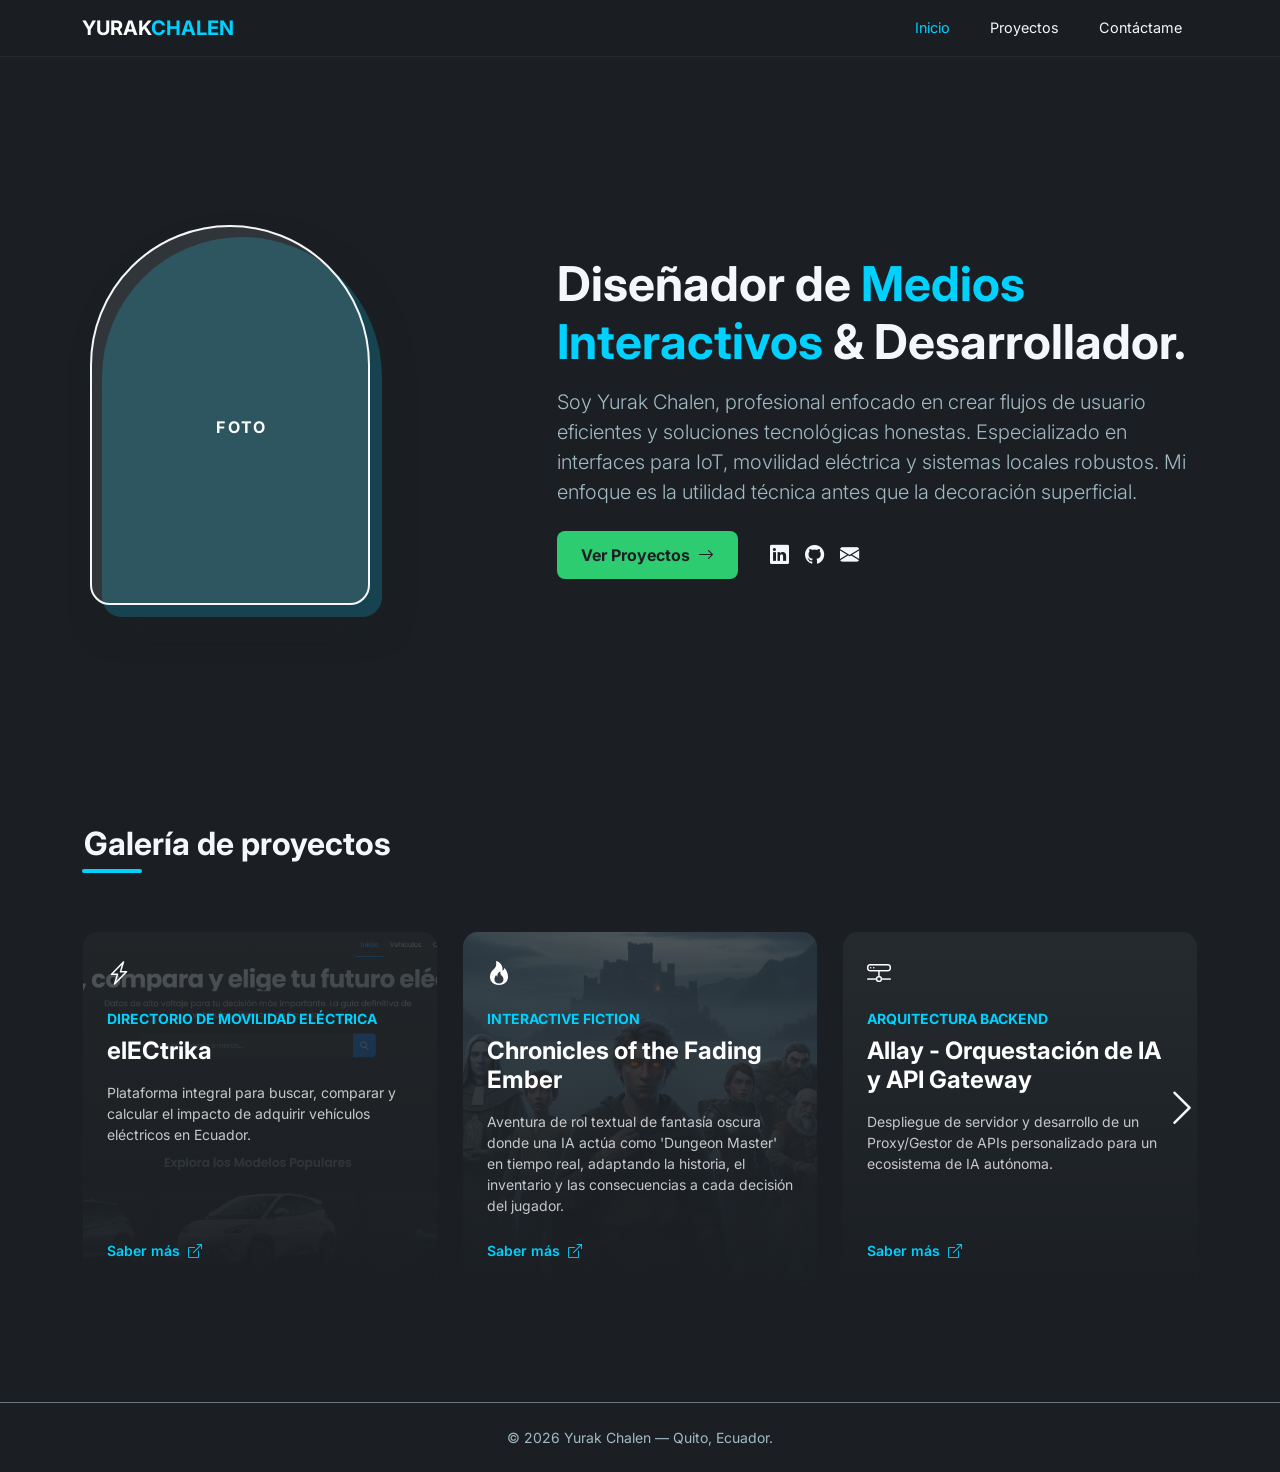
<file: index.html>
<!DOCTYPE html>
<html lang="es">

<head>
    <meta charset="UTF-8">
    <meta name="viewport" content="width=device-width, initial-scale=1.0">
    <title>Yurak Chalen | Portafolio</title>

    <link href="https://cdn.jsdelivr.net/npm/bootstrap@5.3.0/dist/css/bootstrap.min.css" rel="stylesheet">
    <link href="https://fonts.googleapis.com/css2?family=Inter:wght@300;400;600;700&display=swap" rel="stylesheet">
    <link rel="stylesheet" href="https://cdn.jsdelivr.net/npm/bootstrap-icons@1.11.0/font/bootstrap-icons.css">

    <link rel="stylesheet" href="style.css">
</head>

<body>

    <nav class="navbar navbar-expand-lg navbar-dark sticky-top">
        <div class="container">
            <a class="navbar-brand fw-bold" href="index.html">YURAK<span class="text-accent-blue">CHALEN</span></a>

            <button class="navbar-toggler border-0" type="button" data-bs-toggle="collapse" data-bs-target="#navbarNav"
                aria-label="Menu">
                <span class="navbar-toggler-icon"></span>
            </button>

            <div class="collapse navbar-collapse" id="navbarNav">
                <ul class="navbar-nav ms-auto gap-2">
                    <li class="nav-item"><a class="nav-link px-3 active text-accent-blue" href="index.html">Inicio</a>
                    </li>
                    <li class="nav-item"><a class="nav-link px-3" href="proyectos.html">Proyectos</a></li>
                    <li class="nav-item"><a class="nav-link px-3" href="contacto.html">Contáctame</a></li>
                </ul>
            </div>
        </div>
    </nav>

    <section id="inicio" class="hero-section d-flex align-items-center">
        <div class="container">
            <div class="row align-items-center gy-5">

                <div class="col-12 col-md-5 d-flex justify-content-center justify-content-md-start order-2 order-md-1">
                    <div class="hero-image-container">
                        <div class="hero-image-placeholder">
                            <span class="text-white fw-bold tracking-widest">FOTO</span>
                        </div>
                    </div>
                </div>

                <div class="col-12 col-md-7 order-1 order-md-2 text-center text-md-start">
                    <h1 class="display-5 fw-bold mb-3">
                        Diseñador de <span class="text-accent-blue">Medios

                            <span class="interactivos-game" role="img" aria-label="Interactivos">
                                <span aria-hidden="true">
                                    <span class="player-I">I</span><span class="crowd">nteract</span><span
                                        class="player-i">ı<span class="the-ball"></span></span>vos
                                </span>
                            </span></span> & Desarrollador.
                    </h1>

                    <p class="lead text-muted-custom mb-4 lead-interactive">
                        Soy Yurak Chalen, profesional enfocado en crear flujos de usuario eficientes y soluciones
                        tecnológicas honestas. Especializado en interfaces para IoT, movilidad eléctrica y sistemas
                        locales robustos. Mi enfoque es la utilidad técnica antes que la decoración superficial.
                    </p>

                    <div
                        class="d-flex flex-wrap justify-content-center justify-content-md-start gap-3 align-items-center">
                        <a href="proyectos.html" class="btn btn-accent-green">
                            Ver Proyectos <i class="bi bi-arrow-right ms-2"></i>
                        </a>
                        <div class="social-icons d-flex gap-3 ms-md-3">
                            <a href="https://www.linkedin.com/in/yurakc" target="_blank" aria-label="LinkedIn"><i
                                    class="bi bi-linkedin"></i></a>
                            <a href="https://github.com/YurakCh" target="_blank" aria-label="GitHub"><i
                                    class="bi bi-github"></i></a>
                            <a href="mailto:yurakchalenp@gmail.com" aria-label="Email"><i
                                    class="bi bi-envelope-fill"></i></a>
                        </div>
                    </div>
                </div>
            </div>
        </div>
    </section>

    <section id="proyectos" class="projects-section py-5">
        <div class="container">
            <h2 class="section-title mb-5">Galería de proyectos</h2>

            <div class="carousel-container">
                <button class="carousel-arrow next-arrow" id="btn-carousel-next" aria-label="Siguiente Proyecto">
                    <i class="bi bi-chevron-right"></i>
                </button>

                <div class="carousel-track" id="projectTrack">
                    <!-- Los proyectos se cargan dinámicamente desde proyectos.json mediante JS -->
                </div>
            </div>
        </div>
    </section>

    <footer class="py-4 text-center border-top border-secondary mt-5">
        <div class="container text-muted-custom small">
            © 2026 Yurak Chalen — Quito, Ecuador.
        </div>
    </footer>

    <script src="https://cdn.jsdelivr.net/npm/bootstrap@5.3.0/dist/js/bootstrap.bundle.min.js"></script>
    <script src="script.js?v=2.0"></script>
</body>

</html>
</file>
<file: style.css>
/* --- Variables Globales --- */
:root {
    /* Paleta Principal */
    --bg-dark: #1B1F23;
    --card-bg: #252a2e;
    --text-light: #F5F7FA;
    --text-muted: #A3BAC3;
    --white-pure: #ffffff;

    /* Acentos */
    --accent-blue: #00D1FF;
    --accent-green: #2ECC71;

    /* Terminal */
    --terminal-bg: #0c0c0c;
    --terminal-header: #1f1f1f;
    --terminal-border: #333333;

    /* Motion (Manual de Estilo V1.0) */
    --mechanical-curve: cubic-bezier(0.7, 0, 0.3, 1);
}

body {
    background-color: var(--bg-dark);
    color: var(--text-light);
    font-family: 'Inter', sans-serif;
    overflow-x: hidden;
    margin: 0;
}

/* --- Utilidades de Texto --- */
.text-accent-blue {
    color: var(--accent-blue);
}

.text-muted-custom {
    color: var(--text-muted);
}

.tracking-widest {
    letter-spacing: 0.15em;
}

/* Texto Interactivo (Glow) */
.lead-interactive {
    color: var(--text-muted);
    transition: color 0.3s var(--mechanical-curve), text-shadow 0.3s var(--mechanical-curve);
    cursor: default;
}

.lead-interactive:hover {
    color: var(--white-pure);
    text-shadow: 0 0 10px color-mix(in srgb, var(--white-pure), transparent 70%);
}

/* --- UI: Navbar --- */
.navbar {
    background-color: color-mix(in srgb, var(--bg-dark), transparent 5%);
    backdrop-filter: blur(10px);
    border-bottom: 1px solid color-mix(in srgb, var(--text-light), transparent 95%);
    z-index: 100 !important;
    /* Capa superior de navegación */
}

.nav-link {
    color: var(--text-light) !important;
    font-size: 0.9rem;
    transition: color 0.3s var(--mechanical-curve);
}

.nav-link:hover,
.nav-link.active {
    color: var(--accent-blue) !important;
}

/* --- UI: Botones --- */
.btn-accent-green {
    background-color: var(--accent-green) !important;
    color: var(--bg-dark) !important;
    border: none;
    border-radius: 8px;
    font-weight: 700;
    padding: 12px 24px;
    display: inline-flex;
    align-items: center;
    justify-content: center;
    text-decoration: none;
    transition: all 0.3s var(--mechanical-curve);
    position: relative;
    z-index: 1;
}

.btn-accent-green:hover {
    transform: translateY(-3px);
    color: var(--text-light) !important;
    box-shadow: 0 10px 40px -5px color-mix(in srgb, var(--accent-green), transparent 60%),
        0 0 15px color-mix(in srgb, var(--accent-green), transparent 85%);
}

.btn-accent-green:active {
    transform: translateY(-1px);
    box-shadow: 0 0 15px color-mix(in srgb, var(--accent-green), transparent 40%);
}

/* Launcher Compacto (Píldora) */
.terminal-trigger.compact {
    background: color-mix(in srgb, var(--bg-dark), transparent 40%);
    border: 1px solid color-mix(in srgb, var(--white-pure), transparent 85%);
    border-radius: 50px;
    padding: 8px 16px;
    display: inline-flex;
    align-items: center;
    cursor: pointer;
    transition: all 0.3s var(--mechanical-curve);
    backdrop-filter: blur(5px);
}

.terminal-trigger.compact:hover {
    background: color-mix(in srgb, var(--white-pure), transparent 90%);
    border-color: var(--accent-green);
    transform: translateY(-2px);
    box-shadow: 0 5px 15px color-mix(in srgb, var(--bg-dark), transparent 20%);
}

.trigger-icon-box.small-box {
    display: flex;
    align-items: center;
    justify-content: center;
    line-height: 0;
}

/* Iconos Sociales */
.social-icons a {
    color: var(--text-light);
    font-size: 1.2rem;
    transition: all 0.3s var(--mechanical-curve);
    display: inline-block;
}

.social-icons a:hover {
    color: var(--accent-blue);
    filter: drop-shadow(0 0 8px color-mix(in srgb, var(--accent-blue), transparent 40%));
    transform: translateY(-2px);
}

/* --- Sección Hero (Index) --- */
.hero-section {
    min-height: 80vh;
    padding: 80px 0;
}

.hero-section h1 {
    transition: all 0.3s ease-out;
    cursor: default;
    display: inline-block;
}

.hero-section h1:hover {
    transform: translateY(-3px);
    color: var(--white-pure);
    text-shadow: 0 0 10px color-mix(in srgb, var(--accent-blue), transparent 30%),
        0 0 20px color-mix(in srgb, var(--accent-blue), transparent 60%);
}

.hero-image-container {
    position: relative;
    width: 280px;
    height: 380px;
    margin-top: 20px;
    margin-left: 20px;
    transition: transform 0.4s var(--mechanical-curve),
        filter 0.4s var(--mechanical-curve);
    cursor: pointer;
}

/* Borde Cristal (Capa Superior) */
.hero-image-container::before {
    content: '';
    position: absolute;
    top: -12px;
    left: -12px;
    width: 100%;
    height: 100%;
    border: 2px solid var(--text-light);
    border-radius: 140px 140px 20px 20px;
    background-color: color-mix(in srgb, var(--text-light), transparent 90%);
    z-index: 2;
    pointer-events: none;
}

/* Placeholder (Capa Inferior) */
.hero-image-placeholder {
    width: 100%;
    height: 100%;
    background-color: color-mix(in srgb, var(--accent-blue), var(--bg-dark) 80%);
    border-radius: 140px 140px 20px 20px;
    position: relative;
    z-index: 1;
    box-shadow: 0 10px 30px color-mix(in srgb, var(--bg-dark), transparent 20%);
    display: flex;
    align-items: center;
    justify-content: center;
}

.hero-image-container:hover {
    transform: translateY(-8px) scale(1.01);
    filter: drop-shadow(0 0 25px color-mix(in srgb, var(--accent-blue), transparent 55%));
}

/* --- Animaciones Juego --- */
.interactivos-game {
    position: relative;
    display: inline-flex;
    align-items: baseline;
    cursor: pointer;
}

.player-i,
.player-I,
.crowd {
    position: relative;
    display: inline-block;
}

.crowd {
    transform-origin: bottom;
    transition: transform 0.2s var(--mechanical-curve);
}

.the-ball {
    position: absolute;
    width: 0.15em;
    height: 0.15em;
    background-color: var(--accent-blue);
    border-radius: 50%;
    top: 0.185em;
    left: 0.06em;
    opacity: 1;
    z-index: 10;
    transition: box-shadow 0.3s var(--mechanical-curve);
}

.the-ball.is-playing {
    animation: ball-ping-pong 1.5s ease-in-out forwards;
    animation-iteration-count: 2;
    box-shadow: 0 0 8px var(--accent-blue);
}

.crowd.is-playing {
    animation: duck-dodge 1.5s infinite ease-in-out;
}

.player-I.is-playing {
    animation: header-I 1.5s infinite;
}

.player-i.is-playing {
    animation: header-i 1.5s infinite;
}

@keyframes ball-ping-pong {
    0% {
        transform: translate(0, 0);
        animation-timing-function: ease-out;
    }

    25% {
        transform: translate(-2.6em, -1.5em);
        animation-timing-function: ease-in;
    }

    50% {
        transform: translate(-3.73em, -0.1em);
        animation-timing-function: ease-out;
    }

    75% {
        transform: translate(-2.6em, -1.8em);
        animation-timing-function: ease-in;
    }

    100% {
        transform: translate(0, 0);
    }
}

@keyframes duck-dodge {

    0%,
    45%,
    55%,
    100% {
        transform: translateY(0) scaleY(1);
    }

    20%,
    30%,
    70%,
    80% {
        transform: translateY(3px) scaleY(0.85);
    }
}

@keyframes header-I {

    0%,
    48%,
    52%,
    100% {
        transform: scaleY(1);
    }

    50% {
        transform: scaleY(0.8) translateY(4px);
    }
}

@keyframes header-i {

    0%,
    98%,
    2% {
        transform: scaleY(0.8) translateY(4px);
    }

    5%,
    95% {
        transform: scaleY(1);
    }
}

/* --- Proyectos & Carrusel --- */
.section-title {
    font-weight: 700;
    position: relative;
    display: inline-block;
    margin-right: 5px;
    padding: 0 2px;
}

.section-title::after,
.section-title::before {
    content: '';
    position: absolute;
    background-color: var(--accent-blue);
    border-radius: 2px;
    z-index: 2;
}

.section-title::after {
    bottom: -10px;
    left: 0;
    width: 60px;
    height: 4px;
}

.section-title::before {
    width: 4px;
    height: 40px;
    opacity: 0;
}

.section-title:hover::after {
    animation: trace-horizontal-snap 0.5s var(--mechanical-curve) forwards;
}

.section-title:hover::before {
    animation: trace-vertical-snap 0.5s var(--mechanical-curve) forwards;
}

.project-card {
    background-color: var(--card-bg);
    border-radius: 16px;
    height: 100%;
    border: 1px solid color-mix(in srgb, var(--bg-dark), transparent 20%);
    transition: all 0.3s var(--mechanical-curve);
    cursor: pointer;
    display: flex;
    flex-direction: column;
    text-decoration: none;
    color: var(--text-light);
    position: relative;
    overflow: hidden;
}

.project-card-bg {
    position: absolute;
    inset: 0;
    background-size: cover;
    background-position: center;
    opacity: 0.25;
    transition: all 0.5s var(--mechanical-curve);
    z-index: 0;
}

.project-card-overlay {
    position: absolute;
    inset: 0;
    background: linear-gradient(180deg, transparent 0%, var(--bg-dark) 100%);
    z-index: 1;
}

.project-card-content {
    position: relative;
    z-index: 2;
    display: flex;
    flex-direction: column;
    height: 100%;
}

.project-card:hover {
    transform: translateY(-8px);
    border-color: var(--accent-blue);
    box-shadow: 0 0 25px color-mix(in srgb, var(--accent-blue), transparent 70%);
    background: linear-gradient(145deg, color-mix(in srgb, var(--card-bg), var(--white-pure) 5%), var(--bg-dark));
}

.project-card:hover .project-card-bg {
    opacity: 0.1;
    transform: scale(1.05);
}

.icon-box {
    color: var(--accent-blue);
    font-size: 1.5rem;
    transition: transform 0.3s var(--mechanical-curve);
}

.project-card:hover .icon-box {
    filter: drop-shadow(0 0 8px color-mix(in srgb, var(--accent-blue), transparent 40%));
    transform: scale(1.1);
}

.carousel-container {
    position: relative;
    width: 100%;
    overflow: hidden;
    padding: 20px 0;
}

.carousel-track {
    display: flex;
    gap: 24px;
    transition: transform 0.6s var(--mechanical-curve);
}

.project-item {
    flex: 0 0 calc(33.333% - 16px);
    min-width: 300px;
}

.carousel-arrow {
    position: absolute;
    right: -10px;
    top: 50%;
    transform: translateY(-50%);
    z-index: 100;
    background: none;
    border: none;
    color: var(--text-light);
    font-size: 2.5rem;
    transition: all 0.3s var(--mechanical-curve);
    cursor: pointer;
}

.carousel-arrow:hover {
    color: var(--accent-green);
    filter: drop-shadow(0 0 15px var(--accent-blue));
    transform: translateY(-50%) scale(1.2);
}

@keyframes trace-horizontal-snap {
    0% {
        left: 0;
        bottom: -10px;
        opacity: 1;
    }

    25% {
        left: calc(100% - 60px);
        bottom: -10px;
        opacity: 1;
    }

    26%,
    49% {
        opacity: 0;
    }

    50% {
        left: calc(100% - 60px);
        bottom: 110%;
        opacity: 1;
    }

    75% {
        left: 0;
        bottom: 110%;
        opacity: 1;
    }

    97% {
        opacity: 0;
        left: 0;
        bottom: -10px;
    }

    100% {
        opacity: 1;
        left: 0;
        bottom: -10px;
    }
}

@keyframes trace-vertical-snap {

    0%,
    24% {
        opacity: 0;
    }

    25% {
        left: calc(100% - 4px);
        bottom: -10px;
        height: 40px;
        opacity: 1;
    }

    50% {
        left: calc(100% - 4px);
        bottom: calc(110% - 40px);
        opacity: 1;
    }

    51%,
    74% {
        opacity: 0;
    }

    75% {
        left: 0;
        bottom: calc(110% - 40px);
        height: 40px;
        opacity: 1;
    }

    98% {
        left: 0;
        bottom: -10px;
        opacity: 1;
    }

    100% {
        left: 0;
        bottom: -10px;
        opacity: 0;
    }
}

/* --- Contacto: Layout & Cards --- */
.info-card {
    background: var(--card-bg);
    padding: 1rem;
    border-radius: 12px;
    display: flex;
    align-items: center;
    gap: 1rem;
    border: 1px solid color-mix(in srgb, var(--card-bg), var(--white-pure) 10%);
    transition: all 0.3s var(--mechanical-curve);
    text-decoration: none;
    color: var(--text-light);
}

.info-card:hover {
    border-color: var(--accent-blue);
    background: color-mix(in srgb, var(--card-bg), var(--white-pure) 5%);
    transform: translateX(5px);
}

.info-card i {
    color: var(--accent-blue);
    font-size: 1.5rem;
}

.info-card p {
    margin: 0;
    font-size: 0.85rem;
    color: var(--text-muted);
}

/* Layout Stack (CV Switcher) */
.view-stack {
    display: grid;
    grid-template-areas: "stack";
    align-items: center;
    min-height: 550px;
}

.view-stack>* {
    grid-area: stack;
    transition: all 0.6s var(--mechanical-curve);
}

.view-intro {
    opacity: 1;
    transform: translateY(0);
    pointer-events: auto;
    z-index: 10;
}

.view-intro.hidden {
    opacity: 0;
    transform: translateY(-50px);
    pointer-events: none;
}

.view-pdf {
    opacity: 0;
    transform: translateY(50px);
    pointer-events: none;
    z-index: 20;
}

.view-pdf.active {
    opacity: 1;
    transform: translateY(0);
    pointer-events: auto;
}

/* Modo Expandido (Derecha) */
.cv-expanded-mode {
    height: 650px !important;
    border: 1px solid var(--accent-blue);
    box-shadow: 0 0 30px color-mix(in srgb, var(--bg-dark), transparent 50%);
}

#expanded-cv-container [data-action="toggle-cv"] {
    display: none !important;
}

/* Z-Index & Interaction Utilities */
.z-top {
    z-index: 100 !important;
    pointer-events: auto !important;
}

.z-low {
    z-index: 0 !important;
    pointer-events: none !important;
}

/* --- Terminal / PowerShell --- */
.terminal-win-container {
    background: var(--terminal-bg);
    border: 1px solid var(--terminal-border);
    border-radius: 8px;
    box-shadow: 0 30px 60px color-mix(in srgb, var(--bg-dark), transparent 30%);
    height: 500px;
    width: 100%;
    display: flex;
    flex-direction: column;
    position: relative;
    overflow: visible;
}

.terminal-win-container.maximized {
    position: fixed;
    top: 0;
    left: 0;
    width: 100vw;
    height: 100vh;
    z-index: 9999;
    /* Manual de estilo: Ventana maximizada */
    border-radius: 0;
}

.terminal-win-container.hidden {
    display: none;
}

/* Header Terminal */
.terminal-win-header {
    background: var(--terminal-header);
    height: 40px;
    display: flex;
    align-items: flex-end;
    padding: 0;
    border-bottom: 1px solid var(--terminal-bg);
    user-select: none;
    border-radius: 8px 8px 0 0;
}

/* Pestañas */
.win-tabs-scroll-area {
    flex: 0 1 auto;
    display: flex;
    align-items: flex-end;
    overflow-x: auto;
    overflow-y: hidden;
    padding-left: 8px;
    height: 100%;
    scrollbar-width: none;
    margin-right: 4px;
}

.win-tabs-scroll-area::-webkit-scrollbar {
    display: none;
}

#actionsContainer {
    flex-shrink: 0;
}

.win-tab {
    flex: 0 1 220px;
    min-width: 60px;
    height: 32px;
    background: var(--terminal-header);
    border: 1px solid var(--terminal-border);
    border-bottom: none;
    border-radius: 6px 6px 0 0;
    display: flex;
    align-items: center;
    padding: 0 10px;
    cursor: pointer;
    transition: background 0.2s;
    margin-right: -1px;
    position: relative;
}

.win-tab span {
    flex: 1;
    overflow: hidden;
    text-overflow: ellipsis;
    white-space: nowrap;
    font-size: 0.75rem;
    margin: 0 5px;
}

.win-tab:hover {
    background: color-mix(in srgb, var(--terminal-header), var(--white-pure) 5%);
}

.win-tab.active {
    background: var(--terminal-bg);
    color: var(--white-pure);
    z-index: 10;
    border-color: var(--terminal-border);
    border-bottom: 1px solid var(--terminal-bg);
    margin-bottom: -1px;
}

.win-tab.active::before,
.win-tab.active::after {
    content: "";
    position: absolute;
    bottom: 0;
    width: 10px;
    height: 10px;
    background: transparent;
    pointer-events: none;
    border: 1px solid transparent;
}

.win-tab.active::before {
    left: -10px;
    border-bottom-right-radius: 8px;
    box-shadow: 4px 0 0 0 var(--terminal-bg);
}

.win-tab.active::after {
    right: -10px;
    border-bottom-left-radius: 8px;
    box-shadow: -4px 0 0 0 var(--terminal-bg);
}

/* Controles Ventana */
.win-controls,
.win-tab-actions-fixed {
    display: flex;
    align-items: center;
    height: 100%;
}

.control-btn {
    width: 45px;
    height: 100%;
    display: flex;
    align-items: center;
    justify-content: center;
    color: var(--text-muted);
    cursor: pointer;
    transition: background 0.2s;
}

.control-btn:hover {
    background: color-mix(in srgb, var(--white-pure), transparent 90%);
    color: var(--white-pure);
}

.btn-close-win:hover {
    background: #e81123 !important;
    color: var(--white-pure);
}

.win-action-btn {
    color: var(--text-muted);
    padding: 0 8px;
    cursor: pointer;
}

.win-action-btn:hover {
    color: var(--white-pure);
}

/* Cuerpo Terminal */
.terminal-win-body {
    flex: 1;
    display: flex;
    flex-direction: column;
    overflow: hidden;
    padding: 0;
}

#terminalForm {
    display: flex;
    flex-direction: column;
    height: 100%;
}

.form-scroll-area {
    flex: 1;
    overflow-y: auto;
    padding: 20px 20px 0 20px;
    scrollbar-width: thin;
    scrollbar-color: var(--accent-green) transparent;
}

.form-scroll-area> :last-child {
    margin-bottom: 0px !important;
}

/* Zona Botones Fija */
.form-actions {
    flex-shrink: 0;
    padding: 20px;
    background: var(--terminal-bg);
    border-top: 1px solid color-mix(in srgb, var(--white-pure), transparent 90%);
    z-index: 10;
}

.form-scroll-area::-webkit-scrollbar {
    width: 8px;
}

.form-scroll-area::-webkit-scrollbar-thumb {
    background-color: var(--accent-green);
    border-radius: 4px;
}

.form-scroll-area::-webkit-scrollbar-track {
    background: transparent;
}

/* Inputs PowerShell */
.ps-header {
    font-size: 0.85rem;
    color: var(--text-muted);
    line-height: 1.4;
}

.ps-cmd {
    color: var(--accent-blue);
}

.ps-label {
    display: block;
    margin-bottom: 5px;
    color: var(--white-pure);
}

.ps-input {
    width: 100%;
    background: transparent;
    border: none;
    border-bottom: 1px solid var(--terminal-border);
    color: var(--accent-green);
    font-family: 'Fira Code', monospace;
    padding: 5px 0;
    outline: none;
    caret-color: var(--accent-green);
    transition: all 0.2s var(--mechanical-curve);
}

.ps-input:focus {
    border-bottom-color: var(--accent-blue);
    /* Manual V1.0 - A11y Outline replacement */
    box-shadow: 0 1px 0 var(--accent-blue);
}

.ps-input::placeholder {
    color: color-mix(in srgb, var(--white-pure), transparent 75%);
    font-style: italic;
}

#userMsg {
    resize: none;
    overflow-y: hidden;
    min-height: 80px;
    display: block;
}

.ps-error-msg {
    color: #ff5555;
    font-family: 'Fira Code', monospace;
    font-size: 0.85rem;
    margin-top: 4px;
    display: block;
    animation: fadeIn 0.3s var(--mechanical-curve);
}

/* Dropdown Menu (Nativo) */
.terminal-dropdown {
    position: absolute;
    top: calc(100% + 6px);
    right: 0;
    width: 300px;
    background-color: var(--terminal-header);
    border: 1px solid var(--terminal-border);
    border-radius: 8px;
    padding: 6px;
    box-shadow: 0 10px 30px color-mix(in srgb, var(--bg-dark), transparent 50%);
    z-index: 2000;
    font-family: 'Inter', sans-serif;
    animation: dropdown-fade 0.15s ease-out;
    transform-origin: top right;
    display: flex;
    flex-direction: column;
    gap: 2px;
}

.terminal-dropdown-item {
    display: flex;
    align-items: center;
    padding: 8px 12px;
    border-radius: 4px;
    cursor: pointer;
    color: var(--text-light);
    font-size: 13px;
    text-decoration: none;
    transition: background 0.1s;
    user-select: none;
}

.terminal-dropdown-item:hover {
    background-color: color-mix(in srgb, var(--white-pure), transparent 92%);
}

.dropdown-icon {
    width: 20px;
    margin-right: 12px;
    font-size: 16px;
    display: flex;
    justify-content: center;
}

.dropdown-text {
    flex-grow: 1;
    font-weight: 400;
}

.terminal-dropdown-divider {
    height: 1px;
    background-color: var(--terminal-border);
    margin: 4px 0;
}

.dropdown-header {
    font-size: 0.7rem;
    font-weight: 700;
    letter-spacing: 0.1em;
    border-bottom: 1px solid var(--terminal-border);
    padding-bottom: 4px;
    color: var(--text-muted);
}

/* --- Helpers & Media Queries --- */
.d-none {
    display: none !important;
}

.fade-transition {
    transition: opacity 0.4s ease-in-out;
    opacity: 0;
}

.fade-transition.show {
    opacity: 1;
}

@keyframes fadeIn {
    from {
        opacity: 0;
        transform: translateY(-5px);
    }

    to {
        opacity: 1;
        transform: translateY(0);
    }
}

@keyframes dropdown-fade {
    from {
        opacity: 0;
        transform: translateY(-5px);
    }

    to {
        opacity: 1;
        transform: translateY(0);
    }
}

@media (max-width: 768px) {
    .project-item {
        flex: 0 0 100%;
    }

    .carousel-arrow {
        right: 10px;
    }

    .hero-section {
        text-align: center;
        padding-top: 40px;
    }

    .hero-image-container {
        width: 220px;
        height: 320px;
        margin: 0 auto 30px auto;
    }

    .display-5 {
        font-size: 2rem;
    }
}

/* --- Archivo de Proyectos (Dossier Look) --- */
.project-archive-grid {
    display: flex;
    flex-direction: column;
    gap: 2rem;
}

.project-dossier {
    background: color-mix(in srgb, var(--card-bg), transparent 40%);
    border: 1px solid color-mix(in srgb, var(--text-muted), transparent 80%);
    border-radius: 4px;
    position: relative;
    overflow: hidden;
    transition: all 0.5s var(--mechanical-curve);
}

.project-dossier:hover {
    border-color: var(--accent-blue);
    background: color-mix(in srgb, var(--bg-dark), var(--white-pure) 2%);
    transform: translateX(10px);
}

/* Header del expediente */
.dossier-header {
    background: color-mix(in srgb, var(--terminal-header), transparent 30%);
    padding: 6px 15px;
    display: flex;
    justify-content: space-between;
    font-family: 'Fira Code', monospace;
    font-size: 0.7rem;
    border-bottom: 1px solid color-mix(in srgb, var(--text-muted), transparent 90%);
    letter-spacing: 1px;
}

.dossier-id {
    color: var(--text-muted);
}

.dossier-status {
    color: var(--accent-green);
    font-weight: bold;
}

/* Cuerpo del expediente */
.dossier-body {
    padding: 1.5rem;
}

.dossier-preview {
    position: relative;
    aspect-ratio: 16/9;
    background: var(--terminal-bg);
    overflow: hidden;
    border: 1px solid var(--terminal-border);
}

.dossier-preview img {
    width: 100%;
    height: 100%;
    object-fit: cover;
    opacity: 0.7;
    filter: grayscale(0.5);
    transition: all 0.5s var(--mechanical-curve);
}

.project-dossier:hover .dossier-preview img {
    opacity: 1;
    filter: grayscale(0);
    transform: scale(1.05);
}

/* Efecto Scan-line */
.scan-line {
    position: absolute;
    top: 0;
    left: 0;
    width: 100%;
    height: 2px;
    background: var(--accent-blue);
    box-shadow: 0 0 10px var(--accent-blue);
    opacity: 0;
    z-index: 5;
}

.project-dossier:hover .scan-line {
    animation: scan-move 2s linear infinite;
    opacity: 0.5;
}

@keyframes scan-move {
    0% {
        top: 0;
    }

    100% {
        top: 100%;
    }
}

/* Tech Stack Tags */
.tech-stack span {
    font-size: 0.65rem;
    background: color-mix(in srgb, var(--accent-blue), transparent 90%);
    color: var(--accent-blue);
    padding: 2px 8px;
    border-radius: 2px;
    margin-right: 5px;
    border: 1px solid color-mix(in srgb, var(--accent-blue), transparent 70%);
}

/* Botón Interno */
.btn-dossier-link {
    display: inline-flex;
    align-items: center;
    gap: 10px;
    color: var(--text-light);
    text-decoration: none;
    font-family: 'Fira Code', monospace;
    font-size: 0.8rem;
    padding: 10px 20px;
    border: 1px solid var(--terminal-border);
    transition: all 0.3s var(--mechanical-curve);
}

.btn-dossier-link:hover {
    background: var(--accent-blue);
    color: var(--bg-dark);
    border-color: var(--accent-blue);
}

/* Badge de Proyecto Destacado */
.badge-featured {
    display: inline-flex;
    align-items: center;
    padding: 6px 16px;
    background: color-mix(in srgb, var(--accent-blue), transparent 85%);
    color: var(--accent-blue);
    border: 1px solid color-mix(in srgb, var(--accent-blue), transparent 60%);
    border-radius: 50px;
    font-size: 0.75rem;
    font-weight: 700;
    letter-spacing: 0.05em;
}

/* Contenedor de Media con efecto Glass */
.project-media-container {
    position: relative;
    border: 1px solid color-mix(in srgb, var(--white-pure), transparent 90%);
    border-radius: 12px;
    overflow: hidden;
}

.media-overlay {
    position: absolute;
    inset: 0;
    background: linear-gradient(0deg, color-mix(in srgb, var(--bg-dark), transparent 60%) 0%, transparent 100%);
    pointer-events: none;
    z-index: 10;
}

/* --- Carrusel de Galería (Proyecto Detalle) --- */
.project-media-container .carousel-indicators [data-bs-target] {
    background-color: var(--accent-blue);
    border-top: none;
    border-bottom: none;
    height: 4px;
    border-radius: 2px;
}

.project-media-container .carousel-control-prev-icon,
.project-media-container .carousel-control-next-icon {
    filter: drop-shadow(0 0 5px var(--bg-dark));
}

.project-media-container .carousel-inner img {
    aspect-ratio: 16/9;
    object-fit: cover;
}

/* Sidebar Meta Card (Industrial Tech Style)  */
.sidebar-project {
    z-index: 10;
    /* Se desliza por debajo del navbar (z-index 100) */
}

.project-meta-card {
    background-color: var(--card-bg);
    border: 1px solid color-mix(in srgb, var(--white-pure), transparent 92%);
    border-radius: 16px;
    backdrop-filter: blur(10px);
}

.tag-fira {
    font-family: 'Fira Code', monospace;
    font-size: 0.75rem;
    color: var(--text-muted);
    background: color-mix(in srgb, var(--white-pure), transparent 95%);
    padding: 4px 10px;
    border: 1px solid color-mix(in srgb, var(--white-pure), transparent 90%);
    border-radius: 4px;
}

.status-indicator-text {
    font-weight: 600;
    font-size: 0.9rem;
    display: flex;
    align-items: center;
}

.hover-white:hover {
    color: var(--white-pure) !important;
}
</file>
